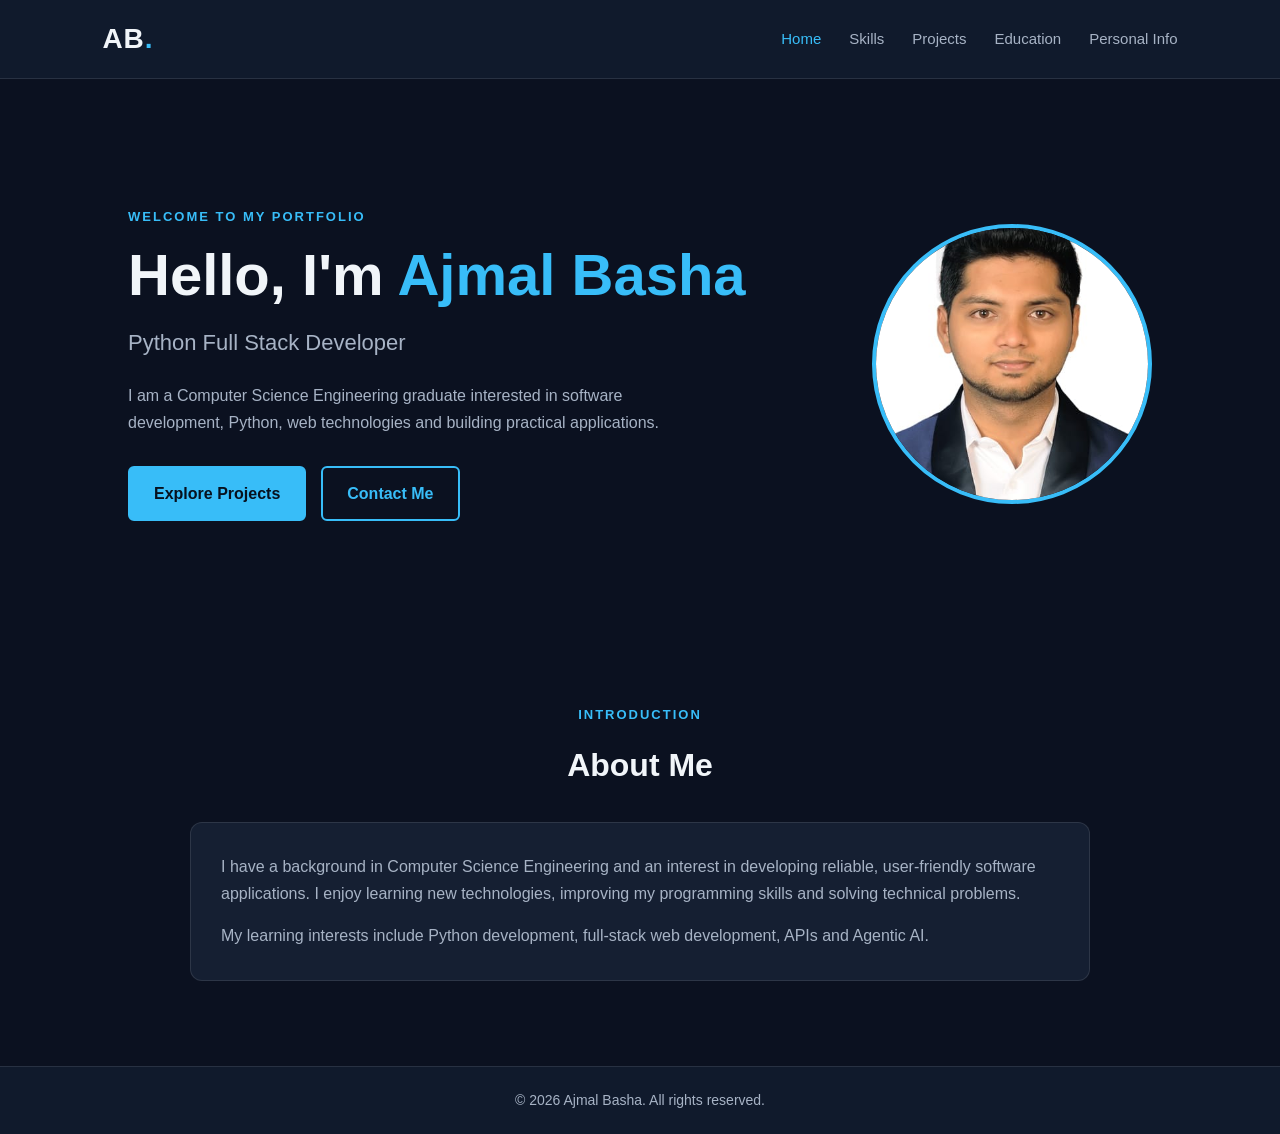
<file: index.html>
<!DOCTYPE html>
<html lang="en">
<head>
    <meta charset="UTF-8">
    <meta name="viewport" content="width=device-width, initial-scale=1.0">
    <meta name="description" content="Ajmal Basha's personal portfolio - Software Developer">
    <title>Ajmal Basha | Home</title>
    <link rel="stylesheet" href="css/style.css">
    <script src="js/script.js" defer></script>
    <link rel="preconnect" href="https://fonts.googleapis.com">
    <link rel="preconnect" href="https://fonts.gstatic.com" crossorigin>
    <link href="https://fonts.googleapis.com/css2?family=Inter:wght@400;500;600;700;800&display=swap" rel="stylesheet">
</head>
<body>

<header class="site-header">
    <a class="brand" href="index.html">AB<span>.</span></a>

    <button class="menu-toggle" type="button"
            aria-label="Toggle navigation"
            aria-controls="primary-navigation"
            aria-expanded="false">
        ☰
    </button>

    <nav class="nav" id="primary-navigation">
        <a class="active" aria-current="page" href="index.html">Home</a>
        <a href="skills.html">Skills</a>
        <a href="projects.html">Projects</a>
        <a href="education.html">Education</a>
        <a href="personal.html">Personal Info</a>
    </nav>
</header>

<main>
    <section class="hero">
        <div class="hero-content">
            <p class="eyebrow">WELCOME TO MY PORTFOLIO</p>

            <h1>Hello, I'm <span>Ajmal Basha</span></h1>

            <h2>Python Full Stack Developer</h2>

            <p class="hero-description">
                I am a Computer Science Engineering graduate interested in
                software development, Python, web technologies and building
                practical applications.
            </p>

            <div class="hero-buttons">
                <a href="projects.html" class="btn">Explore Projects</a>
                <a href="personal.html" class="btn btn-outline">Contact Me</a>
            </div>
        </div>

        <div class="hero-image">
            <img src="assets/profile.jpg"
                 alt="Ajmal Basha profile photo"
                 onerror="this.style.display='none'">
        </div>
    </section>

    <section class="section">
        <div class="section-heading">
            <p class="eyebrow">INTRODUCTION</p>
            <h2>About Me</h2>
        </div>

        <div class="about-card">
            <p>
                I have a background in Computer Science Engineering and an
                interest in developing reliable, user-friendly software
                applications. I enjoy learning new technologies, improving
                my programming skills and solving technical problems.
            </p>
            <p>
                My learning interests include Python development, full-stack
                web development, APIs and Agentic AI.
            </p>
        </div>
    </section>
</main>

<footer class="footer">
    <p>&copy; <span class="year"></span> Ajmal Basha. All rights reserved.</p>
</footer>

</body>
</html>
</file>
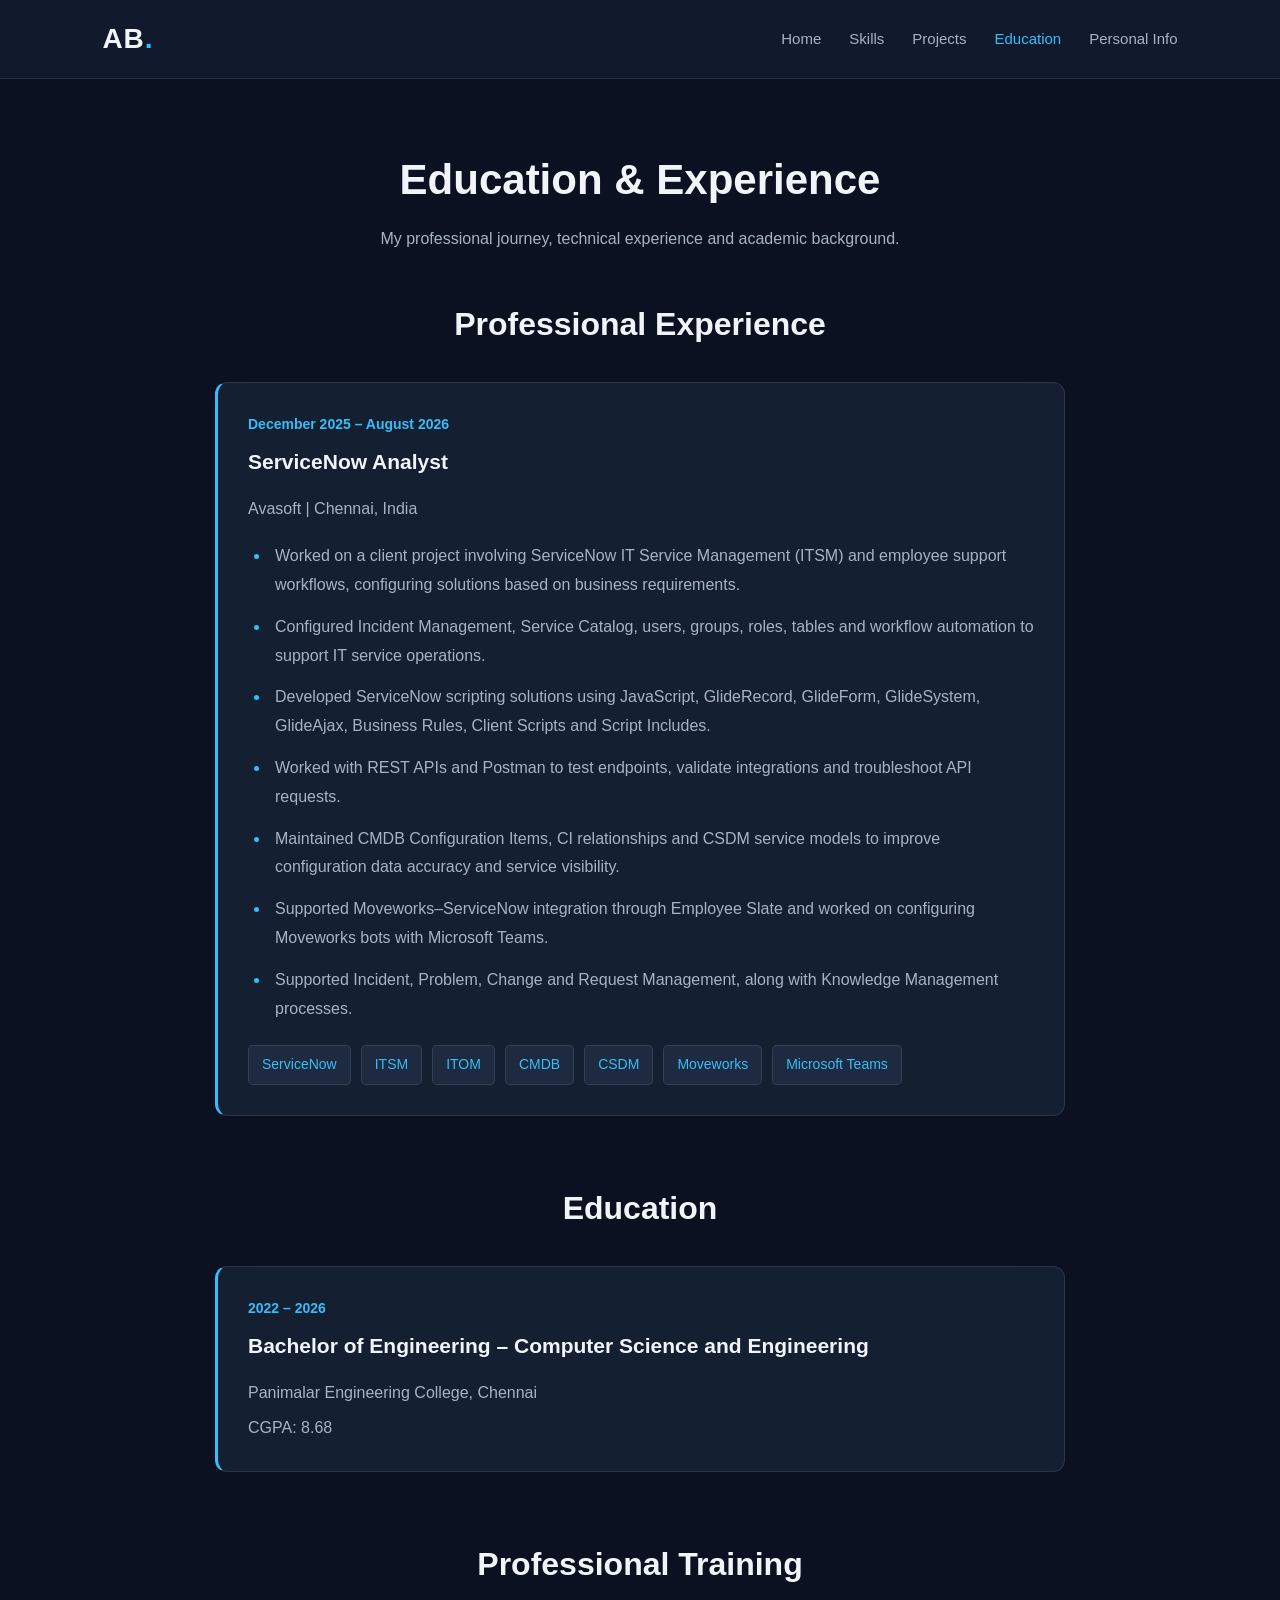
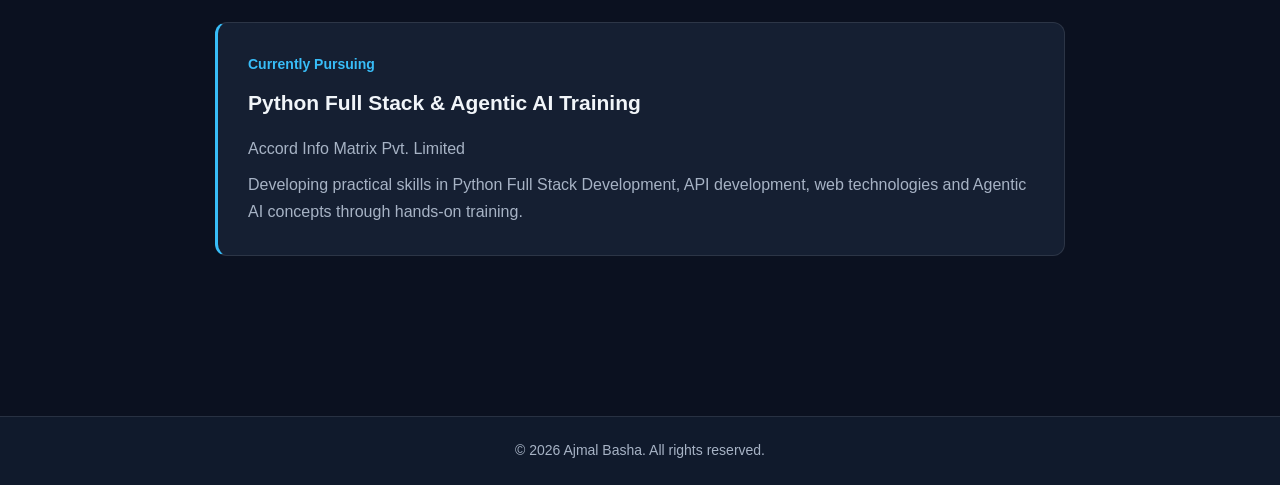
<file: education.html>
<!DOCTYPE html>
<html lang="en">
<head>
    <meta charset="UTF-8">
    <meta name="viewport" content="width=device-width, initial-scale=1.0">
    <title>Ajmal Basha | Education</title>
    <link rel="stylesheet" href="css/style.css">
    <script src="js/script.js" defer></script>
    <link rel="preconnect" href="https://fonts.googleapis.com">
    <link rel="preconnect" href="https://fonts.gstatic.com" crossorigin>
    <link href="https://fonts.googleapis.com/css2?family=Inter:wght@400;500;600;700;800&display=swap" rel="stylesheet">
</head>
<body>

<header class="site-header">
    <a class="brand" href="index.html">AB<span>.</span></a>

    <button class="menu-toggle" type="button"
            aria-label="Toggle navigation"
            aria-controls="primary-navigation"
            aria-expanded="false">☰</button>

    <nav class="nav" id="primary-navigation">
        <a href="index.html">Home</a>
        <a href="skills.html">Skills</a>
        <a href="projects.html">Projects</a>
        <a class="active" aria-current="page" href="education.html">Education</a>
        <a href="personal.html">Personal Info</a>
    </nav>
</header>


<main class="page-container">

    <!-- PAGE HEADING -->
    <div class="page-heading">
        <h1>Education & Experience</h1>
        <p>My professional journey, technical experience and academic background.</p>
    </div>

    <!-- PROFESSIONAL EXPERIENCE -->
    <section class="experience-section">

        <div class="section-heading">
            <h2>Professional Experience</h2>
        </div>

        <div class="timeline">

            <article class="timeline-item card">

                <p class="timeline-date">
                    December 2025 – August 2026
                </p>

                <h2>ServiceNow Analyst</h2>

                <h3>
                    Avasoft | Chennai, India
                </h3>

                <ul class="experience-list">

                    <li>
                        Worked on a client project involving ServiceNow IT
                        Service Management (ITSM) and employee support
                        workflows, configuring solutions based on business
                        requirements.
                    </li>

                    <li>
                        Configured Incident Management, Service Catalog,
                        users, groups, roles, tables and workflow automation
                        to support IT service operations.
                    </li>

                    <li>
                        Developed ServiceNow scripting solutions using
                        JavaScript, GlideRecord, GlideForm, GlideSystem,
                        GlideAjax, Business Rules, Client Scripts and
                        Script Includes.
                    </li>

                    <li>
                        Worked with REST APIs and Postman to test endpoints,
                        validate integrations and troubleshoot API requests.
                    </li>

                    <li>
                        Maintained CMDB Configuration Items, CI relationships
                        and CSDM service models to improve configuration
                        data accuracy and service visibility.
                    </li>

                    <li>
                        Supported Moveworks–ServiceNow integration through
                        Employee Slate and worked on configuring Moveworks
                        bots with Microsoft Teams.
                    </li>

                    <li>
                        Supported Incident, Problem, Change and Request
                        Management, along with Knowledge Management processes.
                    </li>

                </ul>

                <div class="skill-list experience-skills">
                    <span>ServiceNow</span>
                    <span>ITSM</span>
                    <span>ITOM</span>
                    <span>CMDB</span>
                    <span>CSDM</span>
                    <span>Moveworks</span>
                    <span>Microsoft Teams</span>
                </div>

            </article>

        </div>

    </section>


    <!-- EDUCATION -->
    <section class="education-section">

        <div class="section-heading">
            <h2>Education</h2>
        </div>

        <div class="timeline">

            <article class="timeline-item card">

                <p class="timeline-date">
                    2022 – 2026
                </p>

                <h2>
                    Bachelor of Engineering – Computer Science and Engineering
                </h2>

                <h3>
                    Panimalar Engineering College, Chennai
                </h3>

                <p>
                    CGPA: 8.68
                </p>

            </article>

        </div>

    </section>


    <!-- CURRENT TRAINING -->
    <section class="training-section">

        <div class="section-heading">
            <h2>Professional Training</h2>
        </div>

        <div class="timeline">

            <article class="timeline-item card">

                <p class="timeline-date">
                    Currently Pursuing
                </p>

                <h2>
                    Python Full Stack & Agentic AI Training
                </h2>

                <h3>
                    Accord Info Matrix Pvt. Limited
                </h3>

                <p>
                    Developing practical skills in Python Full Stack
                    Development, API development, web technologies and
                    Agentic AI concepts through hands-on training.
                </p>

            </article>

        </div>

    </section>

</main>


<footer class="footer">
    <p>&copy; <span class="year"></span> Ajmal Basha. All rights reserved.</p>
</footer>

</body>
</html>
</file>
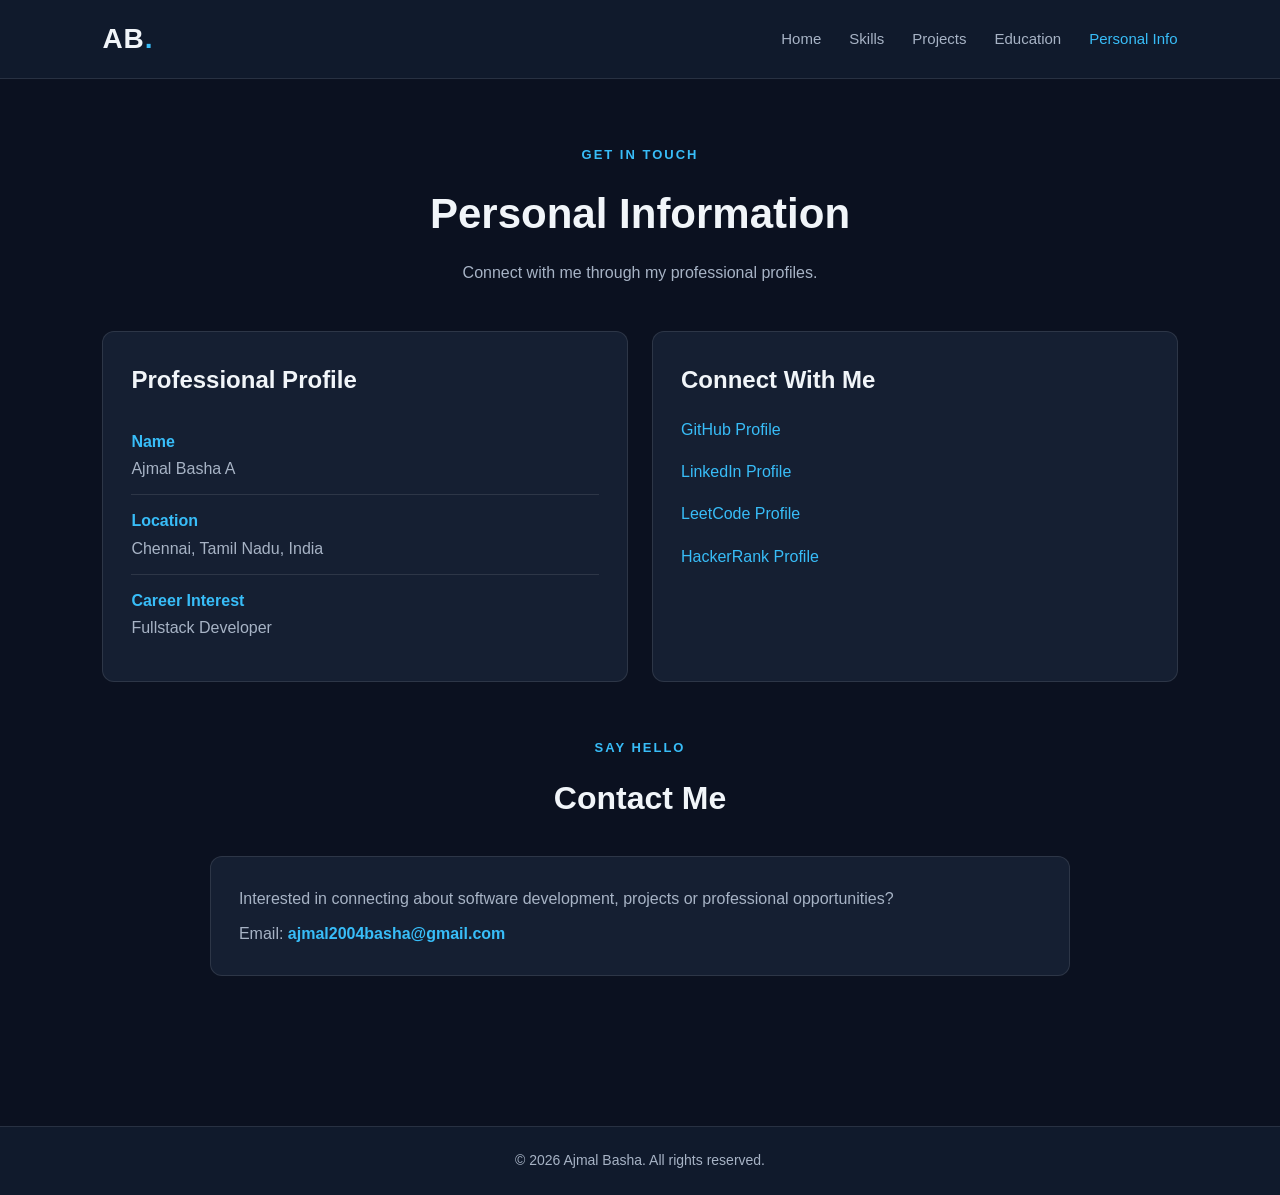
<file: personal.html>
<!DOCTYPE html>
<html lang="en">
<head>
    <meta charset="UTF-8">
    <meta name="viewport" content="width=device-width, initial-scale=1.0">
    <title>Ajmal Basha | Personal Info</title>
    <link rel="stylesheet" href="css/style.css">
    <script src="js/script.js" defer></script>
    <link rel="preconnect" href="https://fonts.googleapis.com">
    <link rel="preconnect" href="https://fonts.gstatic.com" crossorigin>
    <link href="https://fonts.googleapis.com/css2?family=Inter:wght@400;500;600;700;800&display=swap" rel="stylesheet">
</head>
<body>

<header class="site-header">
    <a class="brand" href="index.html">AB<span>.</span></a>

    <button class="menu-toggle" type="button"
            aria-label="Toggle navigation"
            aria-controls="primary-navigation"
            aria-expanded="false">☰</button>

    <nav class="nav" id="primary-navigation">
        <a href="index.html">Home</a>
        <a href="skills.html">Skills</a>
        <a href="projects.html">Projects</a>
        <a href="education.html">Education</a>
        <a class="active" aria-current="page" href="personal.html">Personal Info</a>
    </nav>
</header>

<main class="page-container">
    <section class="page-heading">
        <p class="eyebrow">GET IN TOUCH</p>
        <h1>Personal Information</h1>
        <p>Connect with me through my professional profiles.</p>
    </section>

    <section class="contact-grid">

        <article class="card">
            <h2>Professional Profile</h2>

            <div class="contact-item">
                <strong>Name</strong>
                <p>Ajmal Basha A</p>
            </div>

            <div class="contact-item">
                <strong>Location</strong>
                <p>Chennai, Tamil Nadu, India</p>
            </div>

            <div class="contact-item">
                <strong>Career Interest</strong>
                <p>Fullstack Developer</p>
            </div>
        </article>

        <article class="card">
            <h2>Connect With Me</h2>

            <div class="contact-links">
                <a href="https://github.com/Ajmal-Basha"
                   target="_blank" rel="noopener noreferrer">
                    GitHub Profile
                </a>

                <a href="https://www.linkedin.com/in/ajmal-basha-developer/"
                   target="_blank" rel="noopener noreferrer">
                    LinkedIn Profile
                </a>

                <a href="https://leetcode.com/u/ajmal2004basha/"
                   target="_blank" rel="noopener noreferrer">
                    LeetCode Profile
                </a>

                <a href="https://www.hackerrank.com/profile/ajmal2004basha"
                   target="_blank" rel="noopener noreferrer">
                    HackerRank Profile
                </a>
            </div>
        </article>

    </section>

    <section class="section">
        <div class="section-heading">
            <p class="eyebrow">SAY HELLO</p>
            <h2>Contact Me</h2>
        </div>

        <div class="card">
            <p>
                Interested in connecting about software development,
                projects or professional opportunities?
            </p>

            <!-- Replace this placeholder with your actual email address. -->
            <p>
                Email:
                <a class="text-link" href="mailto:ajmal2004basha@gmail.com">
                    ajmal2004basha@gmail.com
                </a>
            </p>
        </div>
    </section>
</main>

<footer class="footer">
    <p>&copy; <span class="year"></span> Ajmal Basha. All rights reserved.</p>
</footer>

</body>
</html>
</file>
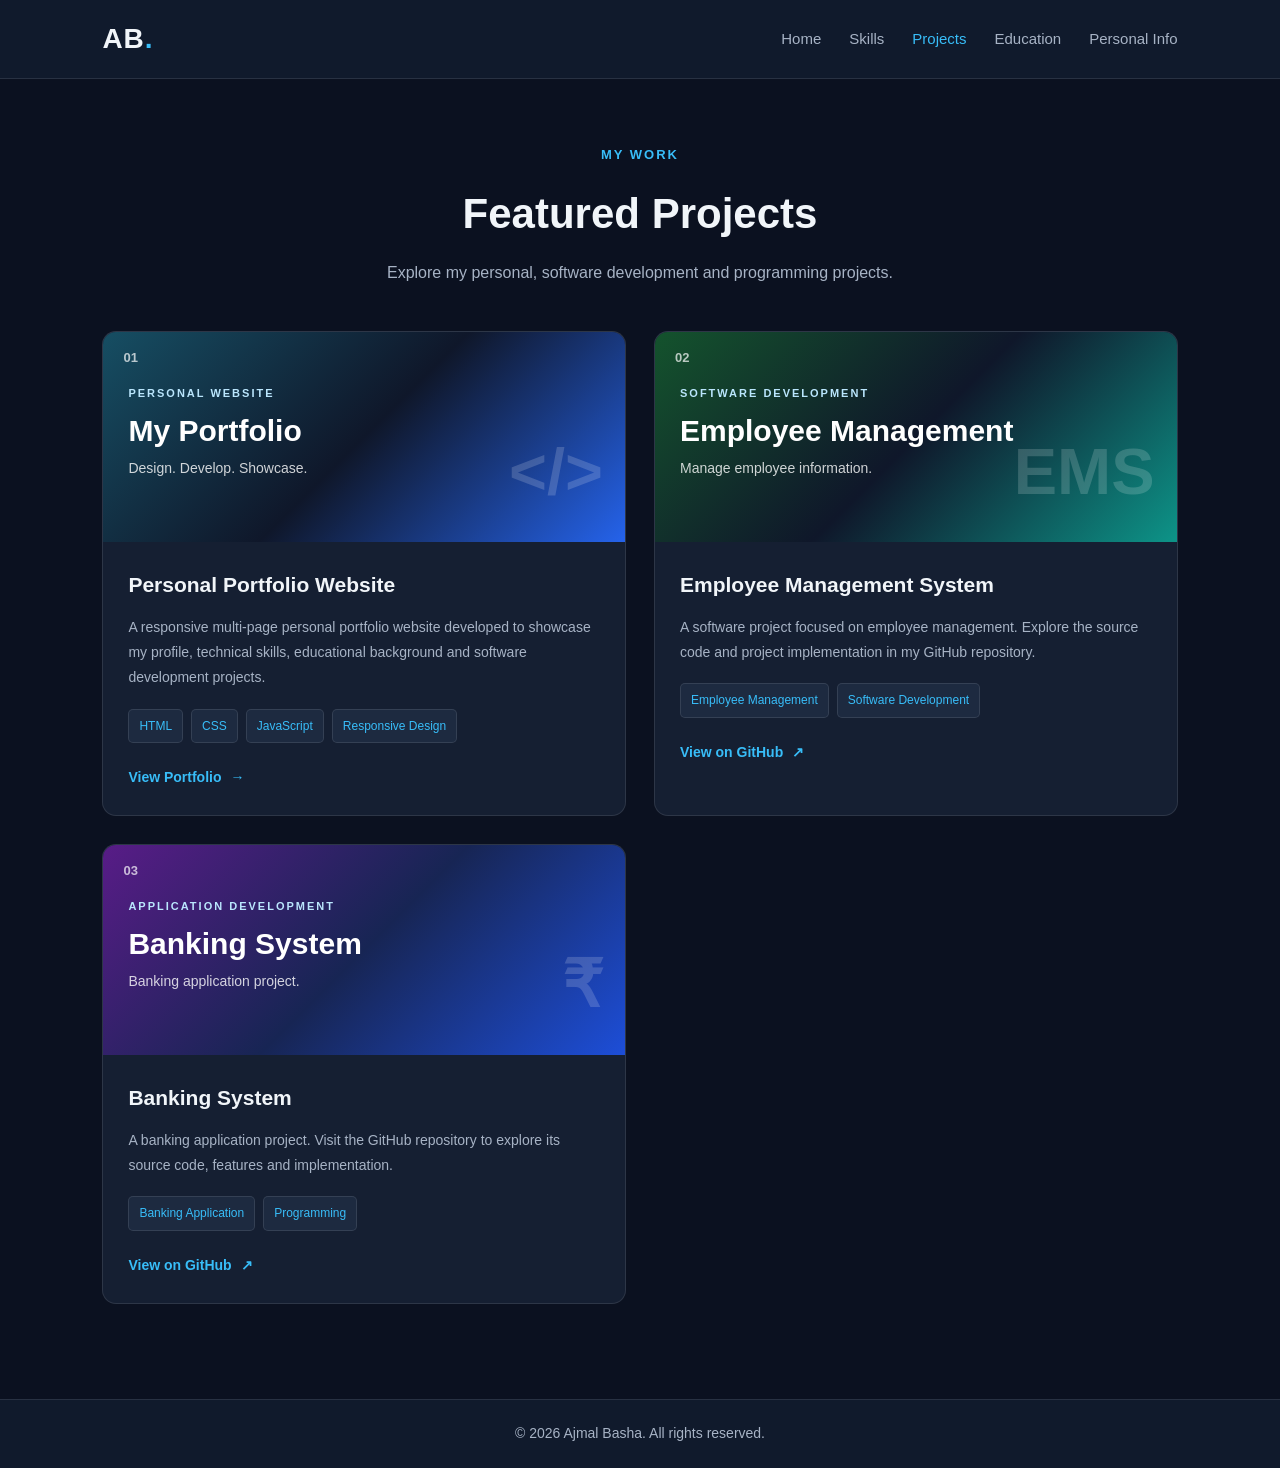
<file: projects.html>
<!DOCTYPE html>
<html lang="en">
<head>
    <meta charset="UTF-8">
    <meta name="viewport" content="width=device-width, initial-scale=1.0">
    <meta name="description" content="Projects developed by Ajmal Basha">
    <title>Ajmal Basha | Projects</title>

    <link rel="stylesheet" href="css/style.css">
    <script src="js/script.js" defer></script>
    <link rel="preconnect" href="https://fonts.googleapis.com">
    <link rel="preconnect" href="https://fonts.gstatic.com" crossorigin>
    <link href="https://fonts.googleapis.com/css2?family=Inter:wght@400;500;600;700;800&display=swap" rel="stylesheet">
</head>

<body>

<header class="site-header">
    <a class="brand" href="index.html">AB<span>.</span></a>

    <button class="menu-toggle"
            type="button"
            aria-label="Toggle navigation"
            aria-controls="primary-navigation"
            aria-expanded="false">
        ☰
    </button>

    <nav class="nav" id="primary-navigation">
        <a href="index.html">Home</a>
        <a href="skills.html">Skills</a>
        <a class="active" aria-current="page" href="projects.html">Projects</a>
        <a href="education.html">Education</a>
        <a href="personal.html">Personal Info</a>
    </nav>
</header>

<main class="page-container">

    <section class="page-heading">
        <p class="eyebrow">MY WORK</p>
        <h1>Featured Projects</h1>
        <p>
            Explore my personal, software development and programming projects.
        </p>
    </section>

    <section class="projects-grid">

        <!-- PROJECT 1: PERSONAL PORTFOLIO -->
        <article class="project-card card">

            <div class="project-banner portfolio-banner">
                <span class="banner-number">01</span>
                <div class="banner-content">
                    <span class="banner-label">PERSONAL WEBSITE</span>
                    <h2>My Portfolio</h2>
                    <p>Design. Develop. Showcase.</p>
                </div>
                <span class="banner-icon">&lt;/&gt;</span>
            </div>

            <div class="project-details">
                <h2>Personal Portfolio Website</h2>

                <p>
                    A responsive multi-page personal portfolio website
                    developed to showcase my profile, technical skills,
                    educational background and software development projects.
                </p>

                <div class="project-tags">
                    <span>HTML</span>
                    <span>CSS</span>
                    <span>JavaScript</span>
                    <span>Responsive Design</span>
                </div>

                <a class="project-link" href="index.html">
                    View Portfolio <span>→</span>
                </a>
            </div>

        </article>


        <!-- PROJECT 2: EMPLOYEE MANAGEMENT SYSTEM -->
        <article class="project-card card">

            <div class="project-banner employee-banner">
                <span class="banner-number">02</span>
                <div class="banner-content">
                    <span class="banner-label">SOFTWARE DEVELOPMENT</span>
                    <h2>Employee Management</h2>
                    <p>Manage employee information.</p>
                </div>
                <span class="banner-icon">EMS</span>
            </div>

            <div class="project-details">
                <h2>Employee Management System</h2>

                <p>
                    A software project focused on employee management.
                    Explore the source code and project implementation
                    in my GitHub repository.
                </p>

                <div class="project-tags">
                    <span>Employee Management</span>
                    <span>Software Development</span>
                </div>

                <a class="project-link"
                   href="https://github.com/Ajmal-Basha/Employee-Management-System"
                   target="_blank"
                   rel="noopener noreferrer">
                    View on GitHub <span>↗</span>
                </a>
            </div>

        </article>


        <!-- PROJECT 3: BANKING SYSTEM -->
        <article class="project-card card">

            <div class="project-banner banking-banner">
                <span class="banner-number">03</span>
                <div class="banner-content">
                    <span class="banner-label">APPLICATION DEVELOPMENT</span>
                    <h2>Banking System</h2>
                    <p>Banking application project.</p>
                </div>
                <span class="banner-icon">₹</span>
            </div>

            <div class="project-details">
                <h2>Banking System</h2>

                <p>
                    A banking application project. Visit the GitHub
                    repository to explore its source code, features
                    and implementation.
                </p>

                <div class="project-tags">
                    <span>Banking Application</span>
                    <span>Programming</span>
                </div>

                <a class="project-link"
                   href="https://github.com/Ajmal-Basha/Banking-System"
                   target="_blank"
                   rel="noopener noreferrer">
                    View on GitHub <span>↗</span>
                </a>
            </div>

        </article>

    </section>

</main>

<footer class="footer">
    <p>
        &copy; <span class="year"></span> Ajmal Basha.
        All rights reserved.
    </p>
</footer>

</body>
</html>
</file>
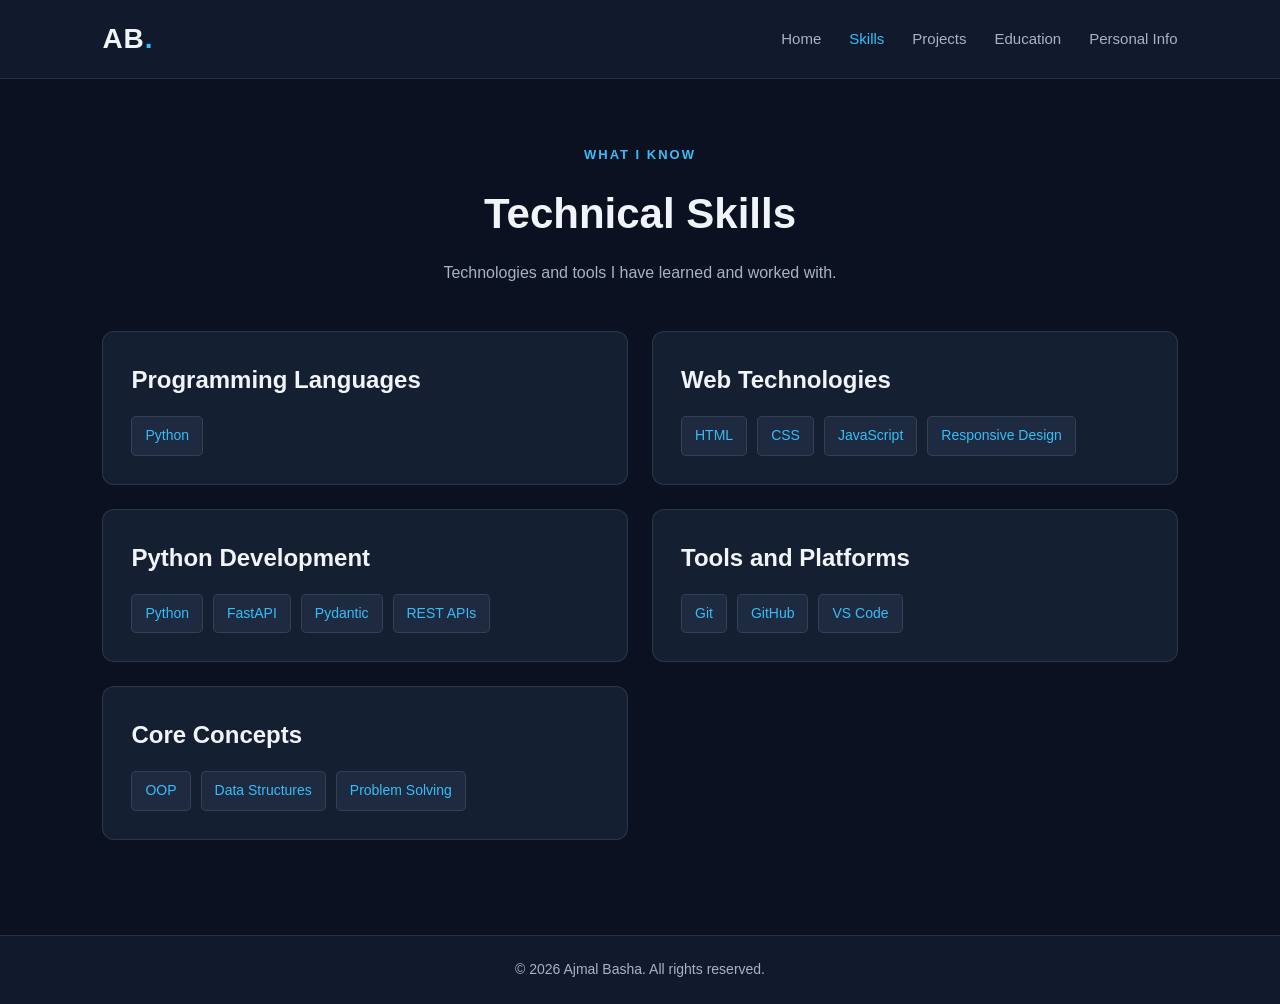
<file: skills.html>
<!DOCTYPE html>
<html lang="en">
<head>
    <meta charset="UTF-8">
    <meta name="viewport" content="width=device-width, initial-scale=1.0">
    <title>Ajmal Basha | Skills</title>
    <link rel="stylesheet" href="css/style.css">
    <script src="js/script.js" defer></script>
    <link rel="preconnect" href="https://fonts.googleapis.com">
    <link rel="preconnect" href="https://fonts.gstatic.com" crossorigin>
    <link href="https://fonts.googleapis.com/css2?family=Inter:wght@400;500;600;700;800&display=swap" rel="stylesheet">
</head>
<body>

<header class="site-header">
    <a class="brand" href="index.html">AB<span>.</span></a>

    <button class="menu-toggle" type="button"
            aria-label="Toggle navigation"
            aria-controls="primary-navigation"
            aria-expanded="false">☰</button>

    <nav class="nav" id="primary-navigation">
        <a href="index.html">Home</a>
        <a class="active" aria-current="page" href="skills.html">Skills</a>
        <a href="projects.html">Projects</a>
        <a href="education.html">Education</a>
        <a href="personal.html">Personal Info</a>
    </nav>
</header>

<main class="page-container">
    <section class="page-heading">
        <p class="eyebrow">WHAT I KNOW</p>
        <h1>Technical Skills</h1>
        <p>Technologies and tools I have learned and worked with.</p>
    </section>

    <section class="skills-grid">

        <article class="card">
            <h2>Programming Languages</h2>
            <div class="skill-list">
                <span>Python</span>
            </div>
        </article>

        <article class="card">
            <h2>Web Technologies</h2>
            <div class="skill-list">
                <span>HTML</span>
                <span>CSS</span>
                <span>JavaScript</span>
                <span>Responsive Design</span>
            </div>
        </article>

        <article class="card">
            <h2>Python Development</h2>
            <div class="skill-list">
                <span>Python</span>
                <span>FastAPI</span>
                <span>Pydantic</span>
                <span>REST APIs</span>
            </div>
        </article>


        <article class="card">
            <h2>Tools and Platforms</h2>
            <div class="skill-list">
                <span>Git</span>
                <span>GitHub</span>
                <span>VS Code</span>
            </div>
        </article>

        <article class="card">
            <h2>Core Concepts</h2>
            <div class="skill-list">
                <span>OOP</span>
                <span>Data Structures</span>
                <span>Problem Solving</span>
            </div>
        </article>

    </section>
</main>

<footer class="footer">
    <p>&copy; <span class="year"></span> Ajmal Basha. All rights reserved.</p>
</footer>

</body>
</html>
</file>
<file: css/style.css>
/* =====================================
   1. GLOBAL SETTINGS
===================================== */

* {
    margin: 0;
    padding: 0;
    box-sizing: border-box;
}

:root {
    --background: #0b1120;
    --surface: #151f32;
    --surface-light: #1d2a40;
    --text: #f1f5f9;
    --muted: #a7b3c5;
    --cyan: #38bdf8;
    --border: rgba(255, 255, 255, 0.10);
}

html {
    scroll-behavior: smooth;
}

body {
    font-family: Arial, Helvetica, sans-serif;
    background: var(--background);
    color: var(--text);
    line-height: 1.7;
    min-height: 100vh;
}

a {
    color: inherit;
    text-decoration: none;
}

button {
    font: inherit;
}

img {
    max-width: 100%;
    display: block;
}

/* =====================================
   2. HEADER AND NAVIGATION
===================================== */

.site-header {
    width: 100%;
    min-height: 75px;
    padding: 15px 8%;
    display: flex;
    justify-content: space-between;
    align-items: center;
    background: #101a2c;
    border-bottom: 1px solid var(--border);
    position: sticky;
    top: 0;
    z-index: 1000;
}

.brand {
    font-size: 28px;
    font-weight: 800;
    letter-spacing: 1px;
}

.brand span {
    color: var(--cyan);
}

.nav {
    display: flex;
    align-items: center;
    gap: 28px;
}

.nav a {
    color: var(--muted);
    font-size: 15px;
    transition: color 0.25s ease;
}

.nav a:hover,
.nav a.active {
    color: var(--cyan);
}

.menu-toggle {
    display: none;
    background: transparent;
    border: none;
    color: var(--text);
    font-size: 28px;
    cursor: pointer;
}

/* =====================================
   3. HOME PAGE
===================================== */

.hero {
    min-height: 570px;
    padding: 80px 10%;
    display: flex;
    align-items: center;
    justify-content: space-between;
    gap: 60px;
}

.hero-content {
    max-width: 650px;
}

.eyebrow {
    color: var(--cyan);
    font-size: 13px;
    font-weight: bold;
    letter-spacing: 2px;
    margin-bottom: 12px;
}

.hero h1 {
    font-size: clamp(36px, 5vw, 58px);
    line-height: 1.2;
    margin-bottom: 15px;
}

.hero h1 span {
    color: var(--cyan);
}

.hero h2 {
    font-size: 22px;
    font-weight: 500;
    color: var(--muted);
    margin-bottom: 20px;
}

.hero-description {
    max-width: 580px;
    color: var(--muted);
    font-size: 16px;
    margin-bottom: 30px;
}

.hero-buttons {
    display: flex;
    flex-wrap: wrap;
    gap: 15px;
}

.btn {
    display: inline-block;
    padding: 12px 24px;
    border-radius: 6px;
    background: var(--cyan);
    color: #07111e;
    font-weight: bold;
    border: 2px solid var(--cyan);
    transition: 0.25s ease;
}

.btn:hover {
    background: transparent;
    color: var(--cyan);
}

.btn-outline {
    background: transparent;
    color: var(--cyan);
}

.btn-outline:hover {
    background: var(--cyan);
    color: #07111e;
}

.hero-image {
    width: 280px;
    height: 280px;
    flex-shrink: 0;
    border: 4px solid var(--cyan);
    border-radius: 50%;
    overflow: hidden;
    background: var(--surface);
    display: flex;
    align-items: center;
    justify-content: center;
}

.hero-image img {
    width: 100%;
    height: 100%;
    object-fit: cover;
}

/* =====================================
   4. COMMON PAGE LAYOUT
===================================== */

.page-container {
    width: 84%;
    max-width: 1200px;
    margin: 0 auto;
    padding: 65px 0;
}

.page-heading {
    text-align: center;
    margin-bottom: 45px;
}

.page-heading h1 {
    font-size: clamp(30px, 4vw, 42px);
    margin-bottom: 10px;
}

.page-heading p:last-child {
    color: var(--muted);
}

.section {
    padding: 55px 10%;
}

.section-heading {
    text-align: center;
    margin-bottom: 30px;
}

.section-heading h2 {
    font-size: 32px;
}

.about-card {
    max-width: 900px;
    margin: 0 auto;
    padding: 30px;
    background: var(--surface);
    border: 1px solid var(--border);
    border-radius: 12px;
    color: var(--muted);
}

.about-card p + p {
    margin-top: 15px;
}

/* =====================================
   5. CARDS AND GRIDS
===================================== */

.card {
    background: var(--surface);
    padding: 28px;
    border: 1px solid var(--border);
    border-radius: 12px;
    transition: transform 0.25s ease, border-color 0.25s ease;
}

.card:hover {
    transform: translateY(-5px);
    border-color: var(--cyan);
}

.card h2,
.card h3 {
    margin-bottom: 15px;
}

.card p {
    color: var(--muted);
}

.skills-grid,
.projects-grid,
.contact-grid {
    display: grid;
    grid-template-columns: repeat(2, minmax(0, 1fr));
    gap: 24px;
}

.skill-list {
    display: flex;
    flex-wrap: wrap;
    gap: 10px;
}

.skill-list span {
    display: inline-block;
    padding: 7px 13px;
    background: var(--surface-light);
    border: 1px solid var(--border);
    color: var(--cyan);
    border-radius: 5px;
    font-size: 14px;
}

/* =====================================
   6. PROJECTS
===================================== */

.project-number {
    color: var(--cyan);
    font-size: 14px;
    font-weight: bold;
    margin-bottom: 12px;
}

.project-card h2 {
    font-size: 22px;
}

.project-card p {
    margin-bottom: 16px;
}

.project-tech {
    font-size: 14px;
}

.project-tech strong {
    color: var(--text);
}

.text-link {
    display: inline-block;
    color: var(--cyan);
    font-weight: bold;
    margin-top: 8px;
}

.text-link:hover {
    text-decoration: underline;
}

/* =====================================
   7. EDUCATION TIMELINE
===================================== */

.timeline {
    max-width: 850px;
    margin: 0 auto;
    display: grid;
    gap: 22px;
}

.timeline-item {
    border-left: 4px solid var(--cyan);
}

.timeline-date {
    color: var(--cyan) !important;
    font-weight: bold;
    font-size: 14px;
    margin-bottom: 8px;
}

.timeline-item h2 {
    font-size: 21px;
}

.timeline-item h3 {
    color: var(--muted);
    font-size: 16px;
    font-weight: normal;
    margin-bottom: 8px;
}

/* =====================================
   8. PERSONAL / CONTACT PAGE
===================================== */

.contact-item {
    padding: 12px 0;
    border-bottom: 1px solid var(--border);
}

.contact-item:last-child {
    border-bottom: none;
}

.contact-item strong {
    color: var(--cyan);
}

.contact-links {
    display: flex;
    flex-direction: column;
    gap: 15px;
}

.contact-links a {
    color: var(--cyan);
    transition: 0.2s ease;
}

.contact-links a:hover {
    padding-left: 6px;
    text-decoration: underline;
}

/* =====================================
   9. FOOTER
===================================== */

.footer {
    padding: 22px 10%;
    text-align: center;
    background: #101a2c;
    border-top: 1px solid var(--border);
    color: var(--muted);
    font-size: 14px;
    margin-top: 30px;
}

/* =====================================
   10. ACCESSIBILITY
===================================== */

:focus-visible {
    outline: 2px solid var(--cyan);
    outline-offset: 4px;
}

@media (prefers-reduced-motion: reduce) {
    html {
        scroll-behavior: auto;
    }

    *,
    *::before,
    *::after {
        animation-duration: 0.01ms !important;
        animation-iteration-count: 1 !important;
        transition-duration: 0.01ms !important;
    }
}

/* =====================================
   11. RESPONSIVE DESIGN
===================================== */

@media (max-width: 900px) {
    .site-header {
        padding: 15px 5%;
    }

    .nav {
        gap: 16px;
    }

    .hero {
        padding: 65px 7%;
        gap: 35px;
    }

    .hero-image {
        width: 230px;
        height: 230px;
    }

    .page-container {
        width: 90%;
    }
}

@media (max-width: 620px) {
    .site-header {
        min-height: 68px;
        flex-wrap: wrap;
    }

    .menu-toggle {
        display: block;
    }

    .nav {
        display: none;
        width: 100%;
        flex-direction: column;
        align-items: flex-start;
        gap: 0;
        padding: 10px 0;
    }

    .nav.open {
        display: flex;
    }

    .nav a {
        width: 100%;
        padding: 12px 5px;
        border-top: 1px solid var(--border);
    }

    .hero {
        min-height: auto;
        flex-direction: column-reverse;
        text-align: center;
        padding: 55px 7%;
        gap: 30px;
    }

    .hero h2 {
        font-size: 19px;
    }

    .hero-buttons {
        justify-content: center;
    }

    .hero-image {
        width: 190px;
        height: 190px;
    }

    .section {
        padding: 40px 7%;
    }

    .page-container {
        width: 90%;
        padding: 45px 0;
    }

    .skills-grid,
    .projects-grid,
    .contact-grid {
        grid-template-columns: 1fr;
    }

    .card {
        padding: 22px;
    }

    .footer {
        padding: 20px 5%;
    }
}



/* =====================================
   PROJECT BANNER CARDS
===================================== */

.projects-grid {
    display: grid;
    grid-template-columns: repeat(2, minmax(0, 1fr));
    gap: 28px;
    align-items: stretch;
}

.project-card {
    padding: 0;
    overflow: hidden;
    border-radius: 14px;
    background: var(--surface);
}

.project-card:hover {
    transform: translateY(-6px);
    border-color: var(--cyan);
}

/* Banner */

.project-banner {
    min-height: 210px;
    padding: 25px;
    position: relative;
    overflow: hidden;
    display: flex;
    align-items: center;
    color: white;
}

.portfolio-banner {
    background: linear-gradient(135deg, #164e63, #0f172a, #2563eb);
}

.employee-banner {
    background: linear-gradient(135deg, #14532d, #0f172a, #0d9488);
}

.banking-banner {
    background: linear-gradient(135deg, #581c87, #172554, #1d4ed8);
}

.banner-number {
    position: absolute;
    top: 15px;
    left: 20px;
    font-size: 13px;
    font-weight: bold;
    color: rgba(255, 255, 255, 0.7);
}

.banner-content {
    position: relative;
    z-index: 2;
    max-width: 80%;
}

.banner-label {
    display: inline-block;
    font-size: 11px;
    font-weight: bold;
    letter-spacing: 2px;
    color: #bae6fd;
    margin-bottom: 10px;
}

.banner-content h2 {
    font-size: clamp(22px, 3vw, 30px);
    line-height: 1.2;
    margin-bottom: 8px;
    color: white;
}

.banner-content p {
    font-size: 14px;
    color: rgba(255, 255, 255, 0.8);
}

.banner-icon {
    position: absolute;
    right: 22px;
    bottom: 15px;
    font-size: 65px;
    font-weight: 800;
    color: rgba(255, 255, 255, 0.17);
    user-select: none;
}

/* Project details */

.project-details {
    padding: 25px;
}

.project-details h2 {
    font-size: 21px;
    margin-bottom: 12px;
    color: var(--text);
}

.project-details p {
    color: var(--muted);
    font-size: 14px;
    line-height: 1.8;
    margin-bottom: 18px;
}

/* Technology tags */

.project-tags {
    display: flex;
    flex-wrap: wrap;
    gap: 8px;
    margin-bottom: 20px;
}

.project-tags span {
    padding: 6px 10px;
    font-size: 12px;
    border-radius: 5px;
    background: var(--surface-light);
    border: 1px solid var(--border);
    color: var(--cyan);
}

/* GitHub / project links */

.project-link {
    display: inline-flex;
    align-items: center;
    gap: 9px;
    color: var(--cyan);
    font-weight: bold;
    font-size: 14px;
    transition: gap 0.2s ease;
}

.project-link:hover {
    gap: 15px;
    text-decoration: underline;
}

/* Responsive layout */

@media (max-width: 768px) {
    .projects-grid {
        grid-template-columns: 1fr;
    }

    .project-banner {
        min-height: 190px;
    }
}

@media (max-width: 480px) {
    .project-details {
        padding: 20px;
    }

    .banner-content h2 {
        font-size: 23px;
    }

    .banner-icon {
        font-size: 48px;
    }
}


/* =========================================
   PROFESSIONAL EXPERIENCE & EDUCATION
========================================= */

.experience-section,
.education-section,
.training-section {
    margin-bottom: 65px;
}

.experience-list {
    padding-left: 22px;
    margin: 20px 0;
    color: var(--muted);
}

.experience-list li {
    padding-left: 5px;
    margin-bottom: 13px;
    line-height: 1.8;
}

.experience-list li::marker {
    color: var(--cyan);
}

.experience-skills {
    margin-top: 22px;
}

.timeline-item {
    padding: 30px;
    border-left: 3px solid var(--cyan);
}

.timeline-item > p:not(.timeline-date) {
    color: var(--muted);
}

@media (max-width: 620px) {
    .experience-section,
    .education-section,
    .training-section {
        margin-bottom: 45px;
    }

    .timeline-item {
        padding: 22px;
    }

    .experience-list {
        padding-left: 19px;
    }
}
</file>
